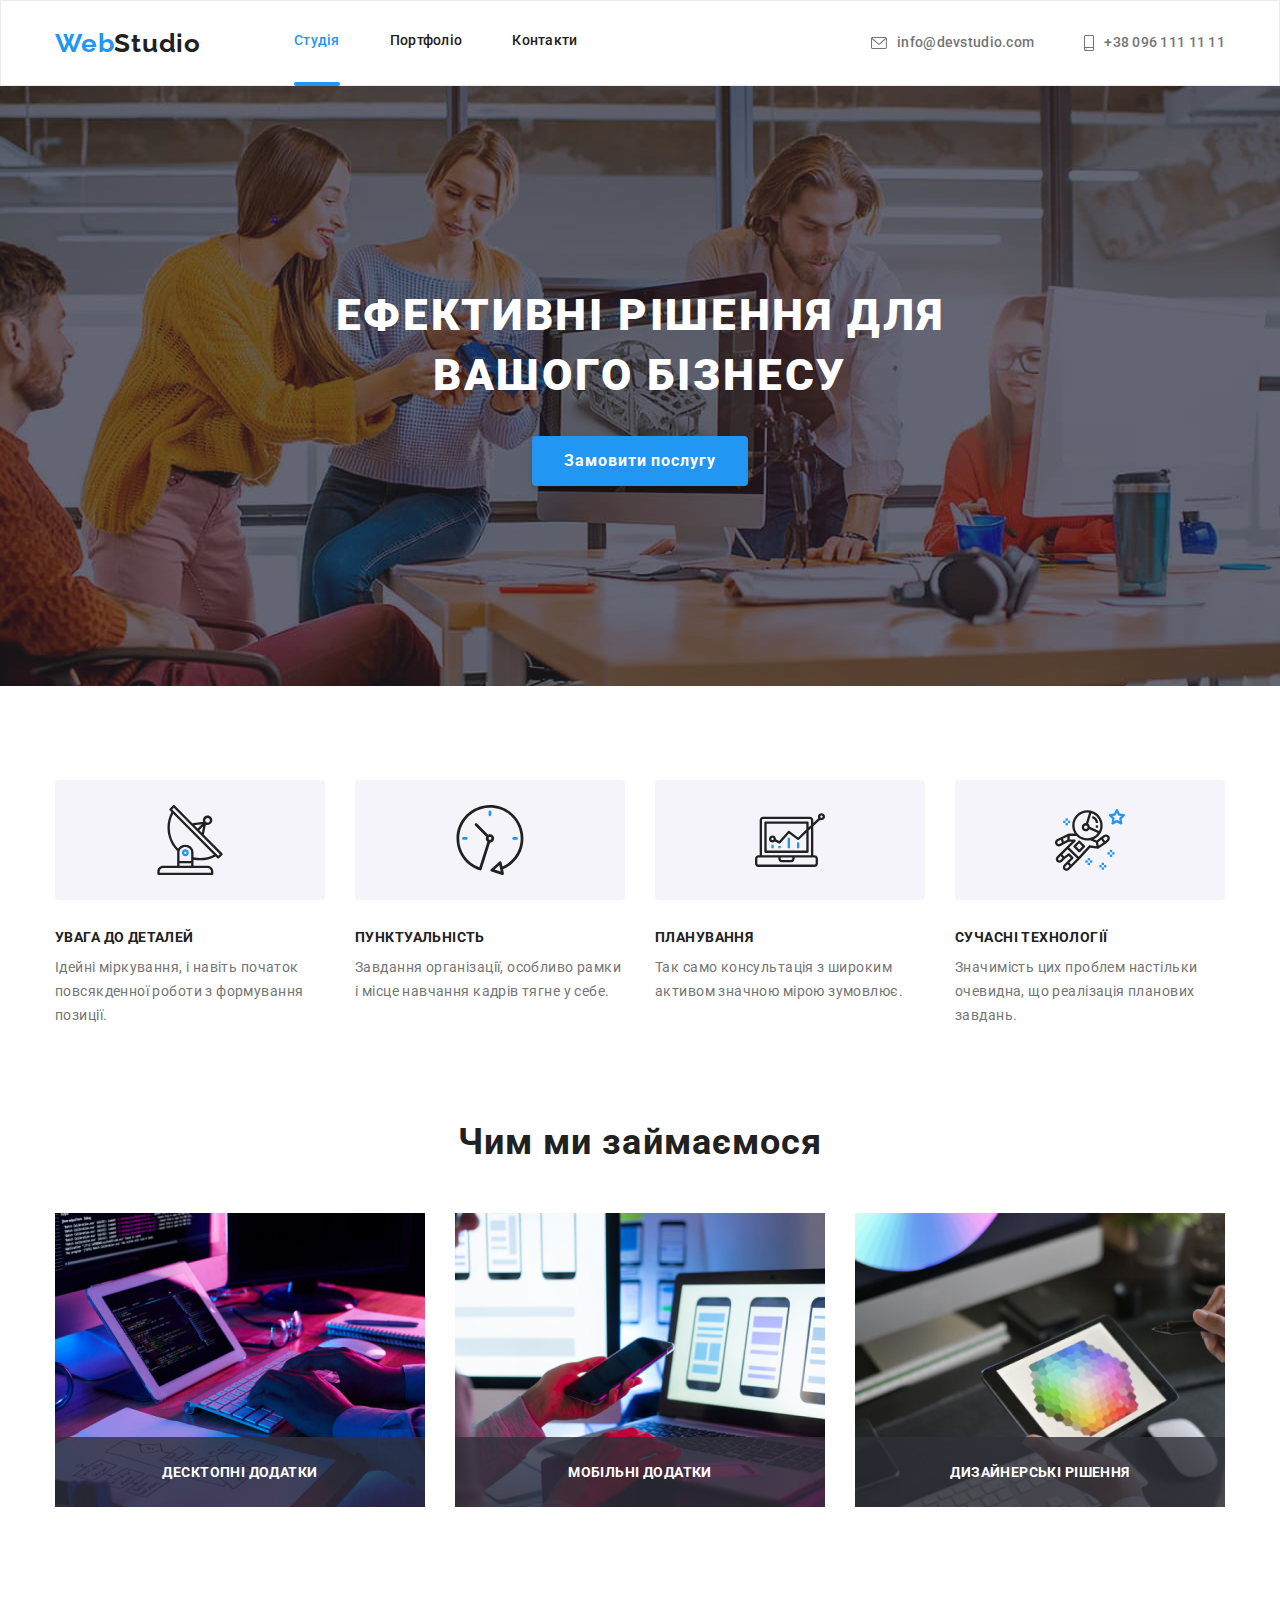
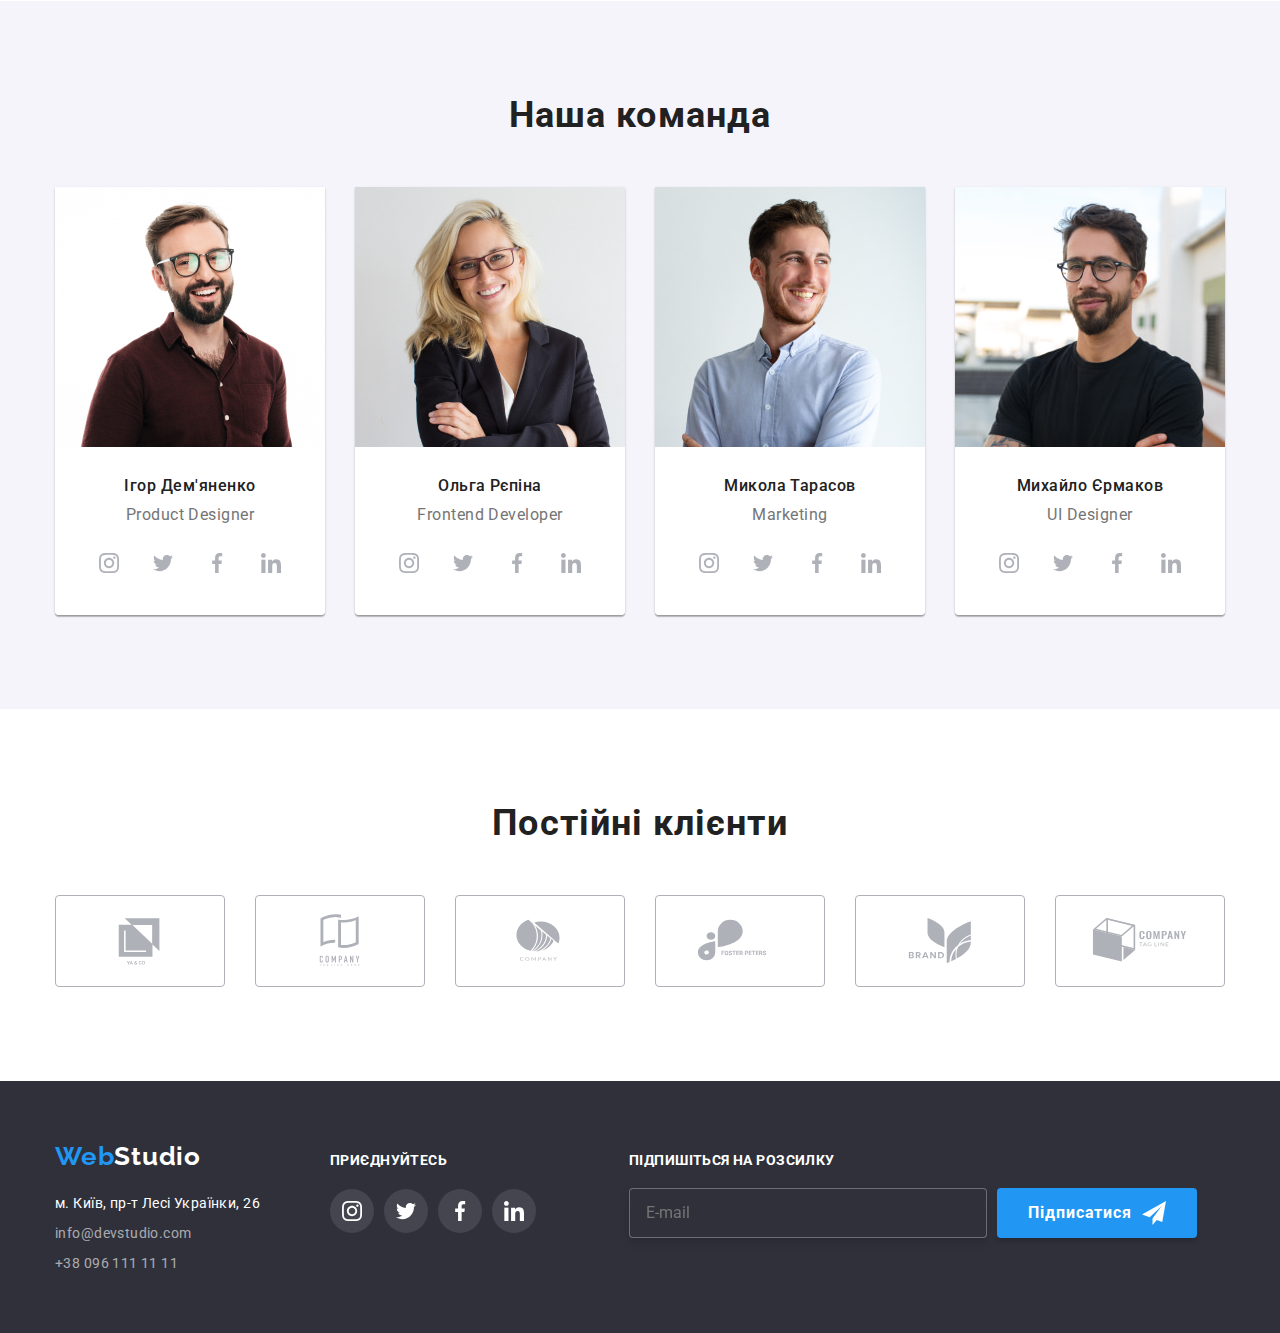
<file: index.html>
<!DOCTYPE html>
<html lang="uk">
  <head>
    <meta charset="UTF-8" />
    <meta http-equiv="X-UA-Compatible" content="IE=edge" />
    <meta name="viewport" content="width=device-width, initial-scale=1.0" />
    <link
      rel="stylesheet"
      href="https://cdnjs.cloudflare.com/ajax/libs/modern-normalize/1.0.0/modern-normalize.min.css"
    />
    <link rel="preconnect" href="https://fonts.googleapis.com" />
    <link rel="preconnect" href="https://fonts.gstatic.com" crossorigin />
    <link
      href="https://fonts.googleapis.com/css2?family=Raleway:wght@700&family=Roboto:wght@400;500;700;900&display=swap"
      rel="stylesheet"
    />
    <link rel="stylesheet" href="./css/styles.css" />
    <title>Студія WebStudio</title>
  </head>

  <body>
    <header class="page-header">
      <div class="conteiner main-nav">
        <nav class="logo-nav">
          <a href="./index.html" lang="en" class="logo"
            ><span class="logo-first-words">Web</span>Studio</a
          >

          <ul class="site-nav list">
            <li class="item first"><a href="./index.html" class="link current">Студія</a></li>
            <li class="item"><a href="./portfolio.html" class="link">Портфоліо</a></li>
            <li class="item"><a href="" class="link">Контакти</a></li>
          </ul>
        </nav>

        <ul class="auth-nav list">
          <li class="item">
            <a href="mailto:info@devstudio.com" class="link envelope">
              <svg class="mail-icon" height="12" width="16">
                <use href="./images/symbol-defs.svg#icon-envelope"></use>
              </svg>
              info@devstudio.com</a
            >
          </li>
          <li class="item">
            <a href="tel:+380961111111" class="link smartphone">
              <svg class="smartphone-icon" height="16" width="10">
                <use href="./images/symbol-defs.svg#icon-smartphone"></use>
              </svg>
              +38 096 111 11 11</a
            >
          </li>
        </ul>
      </div>
    </header>

    <main>
      <section class="hero">
        <div class="section hero">
          <h1 class="hero-title">Ефективні рішення для вашого бізнесу</h1>
          <button data-modal-open type="button" class="button">Замовити послугу</button>
        </div>
      </section>

      <section class="section">
        <div class="conteiner">
          <h2 class="section-title-hidden">Особливості</h2>
          <ul class="features list">
            <li class="item">
              <div class="icon-features-conteiner">
                <svg class="feautures-icon" height="70" width="70">
                  <use href="./images/symbol-defs.svg#icon-antenna"></use>
                </svg>
              </div>
              <h3 class="title">Увага до деталей</h3>
              <p class="features prg">
                Ідейні міркування, і навіть початок повсякденної роботи з формування позиції.
              </p>
            </li>

            <li class="item">
              <div class="icon-features-conteiner">
                <svg class="feautures-icon" height="70" width="70">
                  <use href="./images/symbol-defs.svg#icon-clock"></use>
                </svg>
              </div>
              <h3 class="title">Пунктуальність</h3>
              <p class="features prg">
                Завдання організації, особливо рамки і місце навчання кадрів тягне у себе.
              </p>
            </li>

            <li class="item">
              <div class="icon-features-conteiner">
                <svg class="feautures-icon" height="70" width="70">
                  <use href="./images/symbol-defs.svg#icon-diagram"></use>
                </svg>
              </div>
              <h3 class="title">Планування</h3>
              <p class="features prg">
                Так само консультація з широким активом значною мірою зумовлює.
              </p>
            </li>

            <li class="item">
              <div class="icon-features-conteiner">
                <svg class="feautures-icon" height="70" width="70">
                  <use href="./images/symbol-defs.svg#icon-astronaut"></use>
                </svg>
              </div>
              <h3 class="title">Сучасні технології</h3>
              <p class="features prg">
                Значимість цих проблем настільки очевидна, що реалізація планових завдань.
              </p>
            </li>
          </ul>
        </div>
      </section>

      <section class="section no-padding">
        <div class="conteiner">
          <h2 class="section-title examples">Чим ми займаємося</h2>
          <ul class="examples list">
            <li class="examples-item item">
              <img
                src="./images/what1.jpg"
                alt="клавіатура на столі"
                width="370"
                height="294"
                class="img-examples"
              />
              <p class="examples-overplay prg">Десктопні додатки</p>
            </li>
            <li class="examples-item item">
              <img
                src="./images/what2.jpg"
                alt="дівчина за ноутбуком"
                width="370"
                height="294"
                class="img-examples"
              />
              <p class="examples-overplay prg">Мобільні додатки</p>
            </li>
            <li class="examples-item item">
              <img
                src="./images/what3.jpg"
                alt="малюнок на планшеті"
                width="370"
                height="294"
                class="img-examples"
              />
              <p class="examples-overplay prg">Дизайнерські рішення</p>
            </li>
          </ul>
        </div>
      </section>

      <section class="section team">
        <div class="conteiner">
          <h2 class="section-title team">Наша команда</h2>
          <ul class="team list">
            <li class="item">
              <img
                src="./images/igor.jpg"
                alt="чоловік Ігор"
                width="270"
                height="260"
                class="img-team"
              />
              <div class="team-bgr">
                <h3 class="team-title title">Ігор Дем'яненко</h3>
                <p class="team prg" lang="en">Product Designer</p>
                <ul class="social-team-container list">
                  <li>
                    <a href="#" class="social-team link">
                      <svg class="social-team-icon" height="20" width="20">
                        <use href="./images/symbol-defs.svg#icon-instagram"></use>
                      </svg>
                    </a>
                  </li>
                  <li>
                    <a href="#" class="social-team link">
                      <svg class="social-team-icon" height="20" width="20">
                        <use href="./images/symbol-defs.svg#icon-twitter"></use>
                      </svg>
                    </a>
                  </li>
                  <li>
                    <a href="#" class="social-team link">
                      <svg class="social-team-icon" height="20" width="20">
                        <use href="./images/symbol-defs.svg#icon-facebook"></use>
                      </svg>
                    </a>
                  </li>
                  <li>
                    <a href="#" class="social-team link">
                      <svg class="social-team-icon" height="20" width="20">
                        <use href="./images/symbol-defs.svg#icon-linkedin"></use>
                      </svg>
                    </a>
                  </li>
                </ul>
              </div>
            </li>

            <li class="item">
              <img
                src="./images/olga.jpg"
                alt="жінка Ольга"
                width="270"
                height="260"
                class="img-team"
              />
              <div class="team-bgr">
                <h3 class="team-title title">Ольга Рєпіна</h3>
                <p class="team prg" lang="en">Frontend Developer</p>
                <ul class="social-team-container list">
                  <li>
                    <a href="#" class="social-team link">
                      <svg class="social-team-icon" height="20" width="20">
                        <use href="./images/symbol-defs.svg#icon-instagram"></use>
                      </svg>
                    </a>
                  </li>
                  <li>
                    <a href="#" class="social-team link">
                      <svg class="social-team-icon" height="20" width="20">
                        <use href="./images/symbol-defs.svg#icon-twitter"></use>
                      </svg>
                    </a>
                  </li>
                  <li>
                    <a href="#" class="social-team link">
                      <svg class="social-team-icon" height="20" width="20">
                        <use href="./images/symbol-defs.svg#icon-facebook"></use>
                      </svg>
                    </a>
                  </li>
                  <li>
                    <a href="#" class="social-team link">
                      <svg class="social-team-icon" height="20" width="20">
                        <use href="./images/symbol-defs.svg#icon-linkedin"></use>
                      </svg>
                    </a>
                  </li>
                </ul>
              </div>
            </li>

            <li class="item">
              <img
                src="./images/mykola.jpg"
                alt="чоловік Микола"
                width="270"
                height="260"
                class="img-team"
              />
              <div class="team-bgr">
                <h3 class="team-title title">Микола Тарасов</h3>
                <p class="team prg" lang="en">Marketing</p>
                <ul class="social-team-container list">
                  <li>
                    <a href="#" class="social-team link">
                      <svg class="social-team-icon" height="20" width="20">
                        <use href="./images/symbol-defs.svg#icon-instagram"></use>
                      </svg>
                    </a>
                  </li>
                  <li>
                    <a href="#" class="social-team link">
                      <svg class="social-team-icon" height="20" width="20">
                        <use href="./images/symbol-defs.svg#icon-twitter"></use>
                      </svg>
                    </a>
                  </li>
                  <li>
                    <a href="#" class="social-team link">
                      <svg class="social-team-icon" height="20" width="20">
                        <use href="./images/symbol-defs.svg#icon-facebook"></use>
                      </svg>
                    </a>
                  </li>
                  <li>
                    <a href="#" class="social-team link">
                      <svg class="social-team-icon" height="20" width="20">
                        <use href="./images/symbol-defs.svg#icon-linkedin"></use>
                      </svg>
                    </a>
                  </li>
                </ul>
              </div>
            </li>

            <li class="item">
              <img
                src="./images/myhail.jpg"
                alt="чоловік Михайло"
                width="270"
                height="260"
                class="img-team"
              />
              <div class="team-bgr">
                <h3 class="team-title title">Михайло Єрмаков</h3>
                <p class="team prg" lang="en">UI Designer</p>
                <ul class="social-team-container list">
                  <li>
                    <a href="#" class="social-team link">
                      <svg class="social-team-icon" height="20" width="20">
                        <use href="./images/symbol-defs.svg#icon-instagram"></use>
                      </svg>
                    </a>
                  </li>
                  <li>
                    <a href="#" class="social-team link">
                      <svg class="social-team-icon" height="20" width="20">
                        <use href="./images/symbol-defs.svg#icon-twitter"></use>
                      </svg>
                    </a>
                  </li>
                  <li>
                    <a href="#" class="social-team link">
                      <svg class="social-team-icon" height="20" width="20">
                        <use href="./images/symbol-defs.svg#icon-facebook"></use>
                      </svg>
                    </a>
                  </li>
                  <li>
                    <a href="#" class="social-team link">
                      <svg class="social-team-icon" height="20" width="20">
                        <use href="./images/symbol-defs.svg#icon-linkedin"></use>
                      </svg>
                    </a>
                  </li>
                </ul>
              </div>
            </li>
          </ul>
        </div>
      </section>

      <section class="section company">
        <div class="conteiner">
          <h2 class="company title">Постійні клієнти</h2>
          <ul class="company list">
            <li class="company-item">
              <a href="" class="company-link link">
                <svg class="logo-company-icon" height="60" width="106">
                  <use href="./images/symbol-defs.svg#icon-logo-one"></use>
                </svg>
              </a>
            </li>
            <li class="company-item">
              <a href="" class="company-link link">
                <svg class="logo-company-icon" height="60" width="106">
                  <use href="./images/symbol-defs.svg#icon-logo-two"></use>
                </svg>
              </a>
            </li>
            <li class="company-item">
              <a href="" class="company-link link">
                <svg class="logo-company-icon" height="60" width="106">
                  <use href="./images/symbol-defs.svg#icon-logo-three"></use>
                </svg>
              </a>
            </li>
            <li class="company-item">
              <a href="" class="company-link link">
                <svg class="logo-company-icon" height="60" width="106">
                  <use href="./images/symbol-defs.svg#icon-logo-fore"></use>
                </svg>
              </a>
            </li>
            <li class="company-item">
              <a href="" class="company-link link">
                <svg class="logo-company-icon" height="60" width="106">
                  <use href="./images/symbol-defs.svg#icon-logo-five"></use>
                </svg>
              </a>
            </li>
            <li class="company-item">
              <a href="" class="company-link link">
                <svg class="logo-company-icon" height="60" width="106">
                  <use href="./images/symbol-defs.svg#icon-logo-six"></use>
                </svg>
              </a>
            </li>
          </ul>
        </div>
      </section>
    </main>

    <footer class="page-footer">
      <div class="conteiner footer">
        <div class="box-footer-one">
          <div class="box-footer-logo">
            <a href="./index.html" lang="en" class="logo-footer"
              ><span class="logo-first-words">Web</span>Studio</a
            >
          </div>

          <address class="footer-address">
            <ul class="footer-address list">
              <li class="item-footer">
                <a
                  class="link-place"
                  href="https://goo.gl/maps/CPtrU1FHBa2aNyZL9"
                  target="_blank"
                  rel="noopener noreferrer nofollow"
                  >м. Київ, пр-т Лесі Українки, 26</a
                >
              </li>
              <li class="item-footer">
                <a href="mailto:info@devstudio.com" class="link footer">info@devstudio.com</a>
              </li>
              <li class="item-footer">
                <a href="tel:+380961111111" class="link footer">+38 096 111 11 11</a>
              </li>
            </ul>
          </address>
        </div>

        <div class="box-social-media">
          <p class="social-media prg">Приєднуйтесь</p>

          <ul class="social-footer-container list">
            <li class="item">
              <a href="#" class="social-footer link">
                <svg class="social-footer-icon" height="20" width="20">
                  <use href="./images/symbol-defs.svg#icon-instagram"></use>
                </svg>
              </a>
            </li>
            <li class="item">
              <a href="#" class="social-footer link">
                <svg class="social-footer-icon" height="20" width="20">
                  <use href="./images/symbol-defs.svg#icon-twitter"></use>
                </svg>
              </a>
            </li>
            <li class="item">
              <a href="#" class="social-footer link">
                <svg class="social-footer-icon" height="20" width="20">
                  <use href="./images/symbol-defs.svg#icon-facebook"></use>
                </svg>
              </a>
            </li>
            <li class="item">
              <a href="#" class="social-footer link">
                <svg class="social-footer-icon" height="20" width="20">
                  <use href="./images/symbol-defs.svg#icon-linkedin"></use>
                </svg>
              </a>
            </li>
          </ul>
        </div>

        <div class="footer-form">
          <form class="form-footer-string">
            <label for="email" class="prg footer-form-prg">Підпишіться на розсилку</label>
            <div class="box-footer-form">
              <input
                class="footer-email-form"
                type="email"
                name="email"
                id="email"
                placeholder="E-mail"
                autocomplete="off"
              />
              <button type="submit" class="submit-button-footer">
                Підписатися
                <svg class="icon-send" height="24" width="24">
                  <use href="./images/icons.svg#icon-icon-send"></use>
                </svg>
              </button>
            </div>
          </form>
        </div>
      </div>
    </footer>

    <div data-modal class="backdrop is-hidden">
      <div class="modal">
        <button data-modal-close class="exit-modal-box">
          <svg class="exit-modal" height="18" width="18">
            <use href="./images/symbol-defs.svg#icon-close-black"></use>
          </svg>
        </button>

        <p class="modal-title title">Залиште свої дані, ми вам передзвонимо</p>

        <form>
          <label class="title-label-modal">
            Ім'я
            <div class="modal-input-box">
              <input type="text" name="name" class="modal-input" />
              <svg class="icon-modal" height="18" width="18">
                <use href="./images/icons.svg#icon-person-black"></use>
              </svg>
            </div>
          </label>

          <label class="title-label-modal">
            Телефон
            <div class="modal-input-box">
              <input type="text" name="tel" class="modal-input" />
              <svg class="icon-modal" height="18" width="18">
                <use href="./images/icons.svg#icon-phone-black"></use>
              </svg>
            </div>
          </label>

          <label class="title-label-modal">
            Пошта
            <div class="modal-input-box">
              <input type="text" name="email" class="modal-input" />
              <svg class="icon-modal" height="18" width="18">
                <use href="./images/icons.svg#icon-email-black"></use>
              </svg>
            </div>
          </label>

          <label class="title-label-modal">
            Коментар
            <textarea class="feedback-modal" name="feedback" placeholder="Введіть текст"></textarea>
          </label>

          <label class="checkbox-label">
            <div class="checkbox-label-box">
              <input
                class="checkbox-input"
                type="checkbox"
                name="topic"
                value="Погоджуюся з розсилкою та приймаю"
              />
              <svg class="checkbox-icon" width="16" height="15">
                <use href="./images/icons.svg#icon-check"></use>
              </svg>
              Погоджуюся з розсилкою та приймаю
              <a href="#" class="checkbox-link">Умови договору</a>
            </div>
          </label>

          <button type="submit" class="submit-button-modal">Відправити</button>
        </form>
      </div>
    </div>

    <script src="./js/modal.js"></script>
  </body>
</html>
</file>
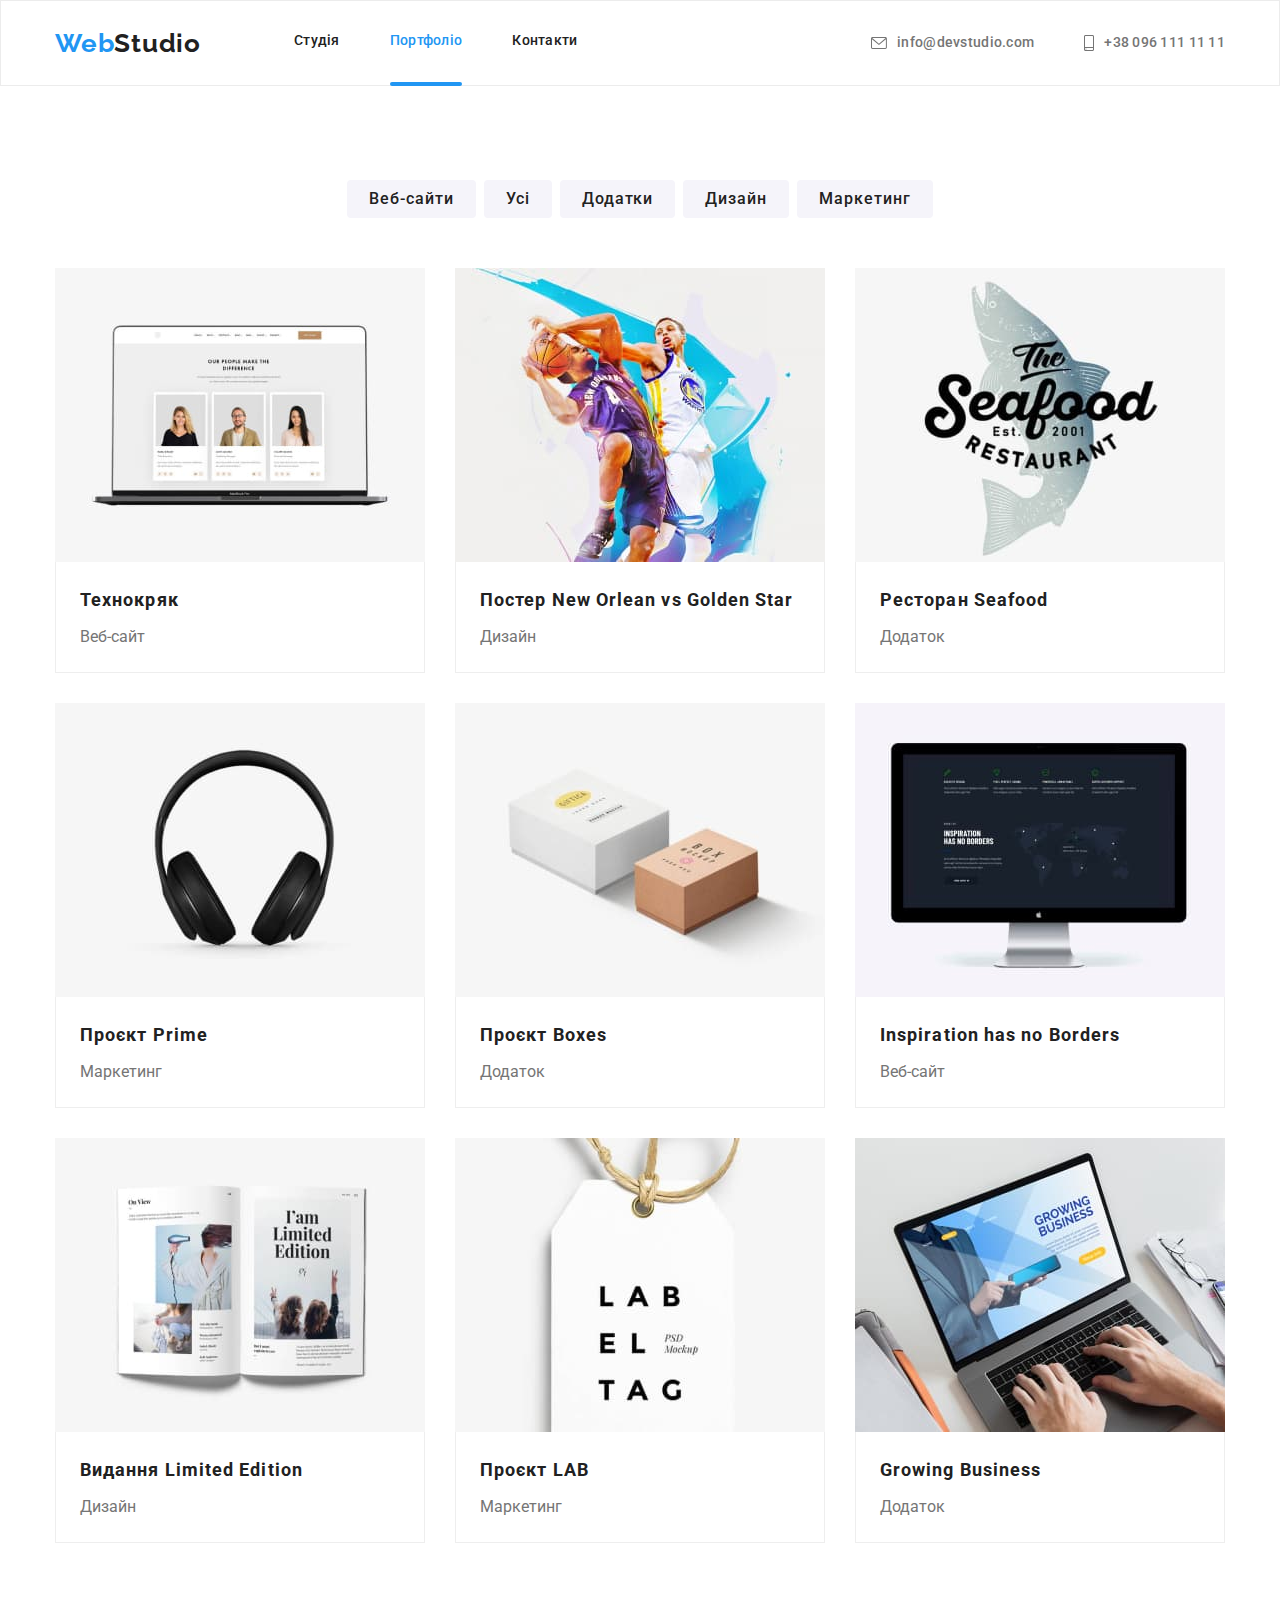
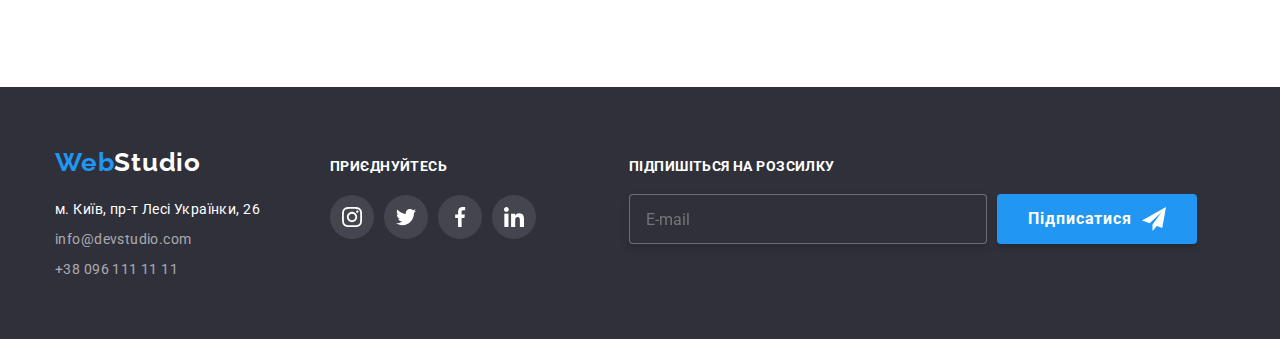
<file: portfolio.html>
<!DOCTYPE html>
<html lang="uk">
  <head>
    <meta charset="UTF-8" />
    <meta http-equiv="X-UA-Compatible" content="IE=edge" />
    <meta name="viewport" content="width=device-width, initial-scale=1.0" />
    <link
      rel="stylesheet"
      href="https://cdnjs.cloudflare.com/ajax/libs/modern-normalize/1.0.0/modern-normalize.min.css"
    />
    <link rel="preconnect" href="https://fonts.googleapis.com" />
    <link rel="preconnect" href="https://fonts.gstatic.com" crossorigin />
    <link
      href="https://fonts.googleapis.com/css2?family=Raleway:wght@700&family=Roboto:wght@400;500;700;900&display=swap"
      rel="stylesheet"
    />
    <link rel="stylesheet" href="./css/styles.css" />
    <title>Портфоліо</title>
  </head>

  <body>
    <header class="page-header">
      <div class="conteiner main-nav">
        <nav class="logo-nav">
          <a href="./index.html" lang="en" class="logo"
            ><span class="logo-first-words">Web</span>Studio</a
          >

          <ul class="site-nav list">
            <li class="item first"><a href="./index.html" class="link">Студія</a></li>
            <li class="item"><a href="./portfolio.html" class="link current">Портфоліо</a></li>
            <li class="item"><a href="" class="link">Контакти</a></li>
          </ul>
        </nav>

        <ul class="auth-nav list">
          <li class="item">
            <a href="mailto:info@devstudio.com" class="link envelope">
              <svg class="mail-icon" height="12" width="16">
                <use href="./images/symbol-defs.svg#icon-envelope"></use>
              </svg>
              info@devstudio.com</a
            >
          </li>
          <li class="item">
            <a href="tel:+380961111111" class="link smartphone">
              <svg class="smartphone-icon" height="16" width="10">
                <use href="./images/symbol-defs.svg#icon-smartphone"></use>
              </svg>
              +38 096 111 11 11</a
            >
          </li>
        </ul>
      </div>
    </header>

    <main>
      <section class="section">
        <div class="conteiner page-list">
          <h1 class="section-title-hidden">Портфоліо</h1>
          <ul class="page list">
            <li class="item"><button type="button" class="button second">Веб-сайти</button></li>
            <li class="item"><button type="button" class="button second">Усі</button></li>
            <li class="item"><button type="button" class="button second">Додатки</button></li>
            <li class="item"><button type="button" class="button second">Дизайн</button></li>
            <li class="item"><button type="button" class="button second">Маркетинг</button></li>
          </ul>

          <ul class="technology list">
            <li class="technology-box">
              <a href="#" class="link technology">
                <div class="overplay-box">
                  <img
                    src="./images/tehno.jpg"
                    alt="Веб сайт у ноутбуці"
                    width="370"
                    height="294"
                    class="img-technology"
                  />
                  <p class="technology-overplay prg">
                    Ресурс пропонує комплексні пропозиції з різним рівнем функціоналу та сервісів.
                    Все це дозволить відвідувачу отримати вичерпні відомості про компанію чи
                    приватну особу.
                  </p>
                </div>
                <div class="technology-description">
                  <h2 class="section-title technology">Технокряк</h2>
                  <p class="technology prg">Веб-сайт</p>
                </div>
              </a>
            </li>

            <li class="technology-box">
              <a href="#" class="link technology">
                <div class="overplay-box">
                  <img
                    src="./images/neworlean.jpg"
                    alt="Баскетбол"
                    width="370"
                    height="294"
                    class="img-technology"
                  />
                  <p class="technology-overplay prg">
                    Ресурс пропонує комплексні пропозиції з різним рівнем функціоналу та сервісів.
                    Все це дозволить відвідувачу отримати вичерпні відомості про компанію чи
                    приватну особу.
                  </p>
                </div>
                <div class="technology-description">
                  <h2 class="section-title technology">
                    Постер <span lang="en">New Orlean vs Golden Star</span>
                  </h2>
                  <p class="technology prg">Дизайн</p>
                </div>
              </a>
            </li>

            <li class="technology-box">
              <a href="#" class="link technology">
                <div class="overplay-box">
                  <img
                    src="./images/seafood.jpg"
                    alt="Лого ресторану"
                    width="370"
                    height="294"
                    class="img-technology"
                  />
                  <p class="technology-overplay prg">
                    Ресурс пропонує комплексні пропозиції з різним рівнем функціоналу та сервісів.
                    Все це дозволить відвідувачу отримати вичерпні відомості про компанію чи
                    приватну особу.
                  </p>
                </div>

                <div class="technology-description">
                  <h2 class="section-title technology">Ресторан <span lang="en">Seafood</span></h2>
                  <p class="technology prg">Додаток</p>
                </div>
              </a>
            </li>

            <li class="technology-box">
              <a href="#" class="link technology">
                <div class="overplay-box">
                  <img
                    src="./images/prime.jpg"
                    alt="Бездротові навушники"
                    width="370"
                    height="294"
                    class="img-technology"
                  />
                  <p class="technology-overplay prg">
                    Ресурс пропонує комплексні пропозиції з різним рівнем функціоналу та сервісів.
                    Все це дозволить відвідувачу отримати вичерпні відомості про компанію чи
                    приватну особу.
                  </p>
                </div>

                <div class="technology-description">
                  <h2 class="section-title technology">Проєкт <span lang="en">Prime</span></h2>
                  <p class="technology prg">Маркетинг</p>
                </div>
              </a>
            </li>

            <li class="technology-box">
              <a href="#" class="link technology">
                <div class="overplay-box">
                  <img
                    src="./images/boxes.jpg"
                    alt="Коробки"
                    width="370"
                    height="294"
                    class="img-technology"
                  />
                  <p class="technology-overplay prg">
                    Ресурс пропонує комплексні пропозиції з різним рівнем функціоналу та сервісів.
                    Все це дозволить відвідувачу отримати вичерпні відомості про компанію чи
                    приватну особу.
                  </p>
                </div>

                <div class="technology-description">
                  <h2 class="section-title technology">Проєкт <span lang="en">Boxes</span></h2>
                  <p class="technology prg">Додаток</p>
                </div>
              </a>
            </li>

            <li class="technology-box">
              <a href="#" class="link technology">
                <div class="overplay-box">
                  <img
                    src="./images/borders.jpg"
                    alt="Моноблок"
                    width="370"
                    height="294"
                    class="img-technology"
                  />
                  <p class="technology-overplay prg">
                    Ресурс пропонує комплексні пропозиції з різним рівнем функціоналу та сервісів.
                    Все це дозволить відвідувачу отримати вичерпні відомості про компанію чи
                    приватну особу.
                  </p>
                </div>

                <div class="technology-description">
                  <h2 class="section-title technology" lang="en">Inspiration has no Borders</h2>
                  <p class="technology prg">Веб-сайт</p>
                </div>
              </a>
            </li>

            <li class="technology-box">
              <a href="#" class="link technology">
                <div class="overplay-box">
                  <img
                    src="./images/limited.jpg"
                    alt="Відкритий журнал"
                    width="370"
                    height="294"
                    class="img-technology"
                  />
                  <p class="technology-overplay prg">
                    Ресурс пропонує комплексні пропозиції з різним рівнем функціоналу та сервісів.
                    Все це дозволить відвідувачу отримати вичерпні відомості про компанію чи
                    приватну особу.
                  </p>
                </div>

                <div class="technology-description">
                  <h2 class="section-title technology">
                    Видання <span lang="en">Limited Edition</span>
                  </h2>
                  <p class="technology prg">Дизайн</p>
                </div>
              </a>
            </li>

            <li class="technology-box">
              <a href="#" class="link technology">
                <div class="overplay-box">
                  <img
                    src="./images/lab.jpg"
                    alt="Етикетка"
                    width="370"
                    height="294"
                    class="img-technology"
                  />
                  <p class="technology-overplay prg">
                    Ресурс пропонує комплексні пропозиції з різним рівнем функціоналу та сервісів.
                    Все це дозволить відвідувачу отримати вичерпні відомості про компанію чи
                    приватну особу.
                  </p>
                </div>

                <div class="technology-description">
                  <h2 class="section-title technology">Проєкт LAB</h2>
                  <p class="technology prg">Маркетинг</p>
                </div>
              </a>
            </li>

            <li class="technology-box">
              <a href="#" class="link technology">
                <div class="overplay-box">
                  <img
                    src="./images/business.jpg"
                    alt="Друк на ноутбуці"
                    width="370"
                    height="294"
                    class="img-technology"
                  />
                  <p class="technology-overplay prg">
                    Ресурс пропонує комплексні пропозиції з різним рівнем функціоналу та сервісів.
                    Все це дозволить відвідувачу отримати вичерпні відомості про компанію чи
                    приватну особу.
                  </p>
                </div>

                <div class="technology-description">
                  <h2 class="section-title technology" lang="en">Growing Business</h2>
                  <p class="technology prg">Додаток</p>
                </div>
              </a>
            </li>
          </ul>
        </div>
      </section>
    </main>

    <footer class="page-footer">
      <div class="conteiner footer">
        <div class="box-footer-one">
          <div class="box-footer-logo">
            <a href="./index.html" lang="en" class="logo-footer"
              ><span class="logo-first-words">Web</span>Studio</a
            >
          </div>

          <address class="footer-address">
            <ul class="footer-address list">
              <li class="item-footer">
                <a
                  class="link-place"
                  href="https://goo.gl/maps/CPtrU1FHBa2aNyZL9"
                  target="_blank"
                  rel="noopener noreferrer nofollow"
                  >м. Київ, пр-т Лесі Українки, 26</a
                >
              </li>
              <li class="item-footer">
                <a href="mailto:info@devstudio.com" class="link footer">info@devstudio.com</a>
              </li>
              <li class="item-footer">
                <a href="tel:+380961111111" class="link footer">+38 096 111 11 11</a>
              </li>
            </ul>
          </address>
        </div>

        <div class="box-social-media">
          <p class="social-media prg">Приєднуйтесь</p>

          <ul class="social-footer-container list">
            <li class="item">
              <a href="#" class="social-footer link">
                <svg class="social-footer-icon" height="20" width="20">
                  <use href="./images/symbol-defs.svg#icon-instagram"></use>
                </svg>
              </a>
            </li>
            <li class="item">
              <a href="#" class="social-footer link">
                <svg class="social-footer-icon" height="20" width="20">
                  <use href="./images/symbol-defs.svg#icon-twitter"></use>
                </svg>
              </a>
            </li>
            <li class="item">
              <a href="#" class="social-footer link">
                <svg class="social-footer-icon" height="20" width="20">
                  <use href="./images/symbol-defs.svg#icon-facebook"></use>
                </svg>
              </a>
            </li>
            <li class="item">
              <a href="#" class="social-footer link">
                <svg class="social-footer-icon" height="20" width="20">
                  <use href="./images/symbol-defs.svg#icon-linkedin"></use>
                </svg>
              </a>
            </li>
          </ul>
        </div>

        <div class="footer-form">
          <form class="form-footer-string">
            <label for="imail" class="prg footer-form-prg">Підпишіться на розсилку</label>
            <div class="box-footer-form">
              <input
                class="footer-email-form"
                type="email"
                name="email"
                id="email"
                placeholder="E-mail"
                autocomplete="off"
              />
              <button type="submit" class="submit-button-footer">
                Підписатися
                <svg class="icon-send" height="24" width="24">
                  <use href="./images/icons.svg#icon-icon-send"></use>
                </svg>
              </button>
            </div>
          </form>
        </div>
      </div>
    </footer>
  </body>
</html>
</file>
<file: css/styles.css>
:root {
  --black: #212121;
  --p-color: #757575;
  --main-white: #ffffff;
  --blue: #2196f3;
  --color-a-ftr: rgba(255, 255, 255, 0.6);
  --bg-batton: #f5f4fa;
  --color-ftr: #2f303a;
  --main-bg: #f5f5f5;
  --not-main-bg: #f5f4fa;
  --active-btn: #188ce8;
  --border-header: #ececec;
  --border-technology-list: #eeeeee;
  --bg-icon-footer: rgba(255, 255, 255, 0.1);
  --icon-color: #afb1b8;
  --overplay-technology: rgba(33, 150, 243, 0.9);
  --bg-modal: rgba(0, 0, 0, 0.2);
}

body {
  background-color: var(--main-white);
  color: var(--black);

  font-family: Roboto, sans-serif;
}

/* ALL POSItION */

.conteiner {
  margin-left: auto;
  margin-right: auto;
  width: 1200px;
  /* outline: 2px solid tomato; */
  padding-left: 15px;
  padding-right: 15px;
}

/* main nav */

.logo-nav {
  display: flex;
  align-items: center;
}

.main-nav {
  display: flex;
  align-items: center;
}

/* all */

.section {
  padding-top: 94px;
  padding-bottom: 94px;
  text-align: center;
}

.section.no-padding {
  padding-top: 0;
  padding-bottom: 94px;
}

.section-title {
  color: var(--black);
  margin-top: 0;
  margin-bottom: 50px;
}

.title {
  margin-top: 0;
  margin-bottom: 10px;
}

.prg {
  color: var(--p-color);
  margin-top: 0;
  margin-bottom: 0;
}

.link {
  text-decoration: none;
}

.list {
  list-style: none;
  padding: 0;
  margin: 0;
}

.section-title-hidden {
  position: absolute;
  width: 1px;
  height: 1px;
  margin: -1px;
  border: 0;
  padding: 0;
  clip: rect(0 0 0 0);
  overflow: hidden;
}

/* header */

.page-header {
  background-color: var(--main-white);
  letter-spacing: 0.02em;
  font-weight: 500;
  font-size: 14px;
  line-height: 1.14;
  border: 1px solid var(--border-header);
}

.logo {
  color: var(--black);
  font-family: Raleway, sans-serif;
  letter-spacing: 0.03em;
  font-weight: 700;
  font-size: 26px;
  line-height: 1.19;
  text-decoration: none;
}

.logo-footer {
  color: var(--main-white);
  font-family: Raleway, sans-serif;
  letter-spacing: 0.03em;
  font-weight: 700;
  font-size: 26px;
  line-height: 1.19;
  text-decoration: none;
}

.logo-first-words {
  color: var(--blue);
}

.site-nav .link {
  position: relative;

  display: block;
  color: var(--black);
  padding-top: 32px;
  padding-bottom: 32px;

  transition-property: color;
  transition-duration: 250ms;
  transition-timing-function: cubic-bezier(0.4, 0, 0.2, 1);
}

.auth-nav .link {
  display: block;
  color: var(--p-color);
  padding-top: 32px;
  padding-bottom: 32px;

  transition-property: color;
  transition-duration: 250ms;
  transition-timing-function: cubic-bezier(0.4, 0, 0.2, 1);
}

.link.envelope {
  display: flex;
  align-items: center;
}

.mail-icon {
  margin-right: 10px;
  fill: currentColor;
}

.link.smartphone {
  display: flex;
  align-items: center;
}

.smartphone-icon {
  margin-right: 10px;
  fill: currentColor;
}

.auth-nav .link:hover,
.auth-nav .link:focus,
.site-nav .link:hover,
.site-nav .link:focus,
.site-nav .link.current {
  color: var(--blue);
}

.link.current::after {
  display: block;
  position: relative;
  bottom: -33px;
  content: '';
  height: 4px;
  width: 100%;
  background-color: #2196f3;
  border-radius: 2px;
}

/* .link.current::after {
  display: block;
  position: absolute;
  bottom: -1px;
  content: '';
  height: 4px;
  width: 100%;
  background-color: #2196f3;
  border-radius: 2px;
} */

.site-nav {
  display: flex;
}

.auth-nav {
  display: flex;
  margin-left: auto;
}

.site-nav .item + .item {
  margin-left: 50px;
}

.site-nav .item:first-child {
  margin-left: 93px;
}

.auth-nav .item + .item {
  margin-left: 50px;
}

/* HERO */

.hero {
  background-color: var(--color-ftr);

  text-align: center;

  max-width: 1600px;
  height: 600px;
  margin-left: auto;
  margin-right: auto;
  background-image: linear-gradient(to right, rgba(47, 48, 58, 0.4), rgba(47, 48, 58, 0.4)),
    url(../images/hero-img.jpg);
  background-repeat: no-repeat;
  background-position: center;
  background-size: cover;
}

.section.hero {
  padding-top: 200px;
  padding-bottom: 200px;
}

.hero-title {
  color: white;
  letter-spacing: 0.06em;
  font-weight: 900;
  font-size: 44px;
  line-height: 1.36;
  text-transform: uppercase;
  width: 700px;
  margin: 0 auto 30px;
}

/* button */

.button {
  background-color: var(--blue);
  color: var(--main-white);
  cursor: pointer;
  border: inherit;
  letter-spacing: 0.06em;
  font-weight: 700;
  font-size: 16px;
  line-height: 1.87;
  border-radius: 4px;
  padding: 10px 32px;
  box-shadow: 0px 4px 4px rgba(0, 0, 0, 0.15);

  transition-property: background-color;
  transition-duration: 250ms;
  transition-timing-function: cubic-bezier(0.4, 0, 0.2, 1);
}

.button:hover,
.button:focus {
  background-color: var(--active-btn);
}

.button.second {
  color: var(--black);
  background-color: var(--bg-batton);
  font-weight: 500;
  font-size: 16px;
  line-height: 1.62;
  font-family: inherit;
  border: 1px inherit;
  border-radius: 4px;
  padding: 6px 22px;
  box-shadow: none;

  transition-property: background-color, color, box-shadow;
  transition-duration: 250ms;
  transition-timing-function: cubic-bezier(0.4, 0, 0.2, 1);
}

.button.second:hover,
.button.second:focus {
  background-color: var(--blue);
  color: var(--main-white);
  box-shadow: 0px 3px 1px rgba(0, 0, 0, 0.1), 0px 1px 2px rgba(0, 0, 0, 0.08),
    0px 2px 2px rgba(0, 0, 0, 0.12);
}

/* features */

.features.list {
  display: flex;
  text-align: left;
}

.features.list .item {
  width: 270px;
}

.features.list .item + .item {
  margin-left: 30px;
}

.features {
  list-style: none;
}

.features .title {
  color: var(--black);
  font-weight: 700;
  font-size: 14px;
  line-height: 1.14;
  letter-spacing: 0.03em;
  text-transform: uppercase;
}

.features.prg {
  color: var(--p-color);
  font-size: 14px;
  line-height: 1.71;
  letter-spacing: 0.03em;
}

.features.list .item {
  display: block;
}

.icon-features-conteiner {
  display: flex;
  justify-content: center;
  align-items: center;
  height: 120px;
  width: 270px;
  background: var(--bg-batton);
  border-radius: 4px;
  margin-bottom: 30px;
  padding: 0;
}

/* .features.list .item {
  display: block;
  height: 120px;
  margin-bottom: 30px;
  border-radius: 4px;

  background-repeat: no-repeat;
  background-position: center;
  background-color: var(--bg-batton);
} */

/* .features.list .item:nth-of-type(1)::before {
  background-image: url(../images/antenna.svg);
}

.features.list .item:nth-of-type(2)::before {
  background-image: url(../images/clock.svg);
}

.features.list .item:nth-of-type(3)::before {
  background-image: url(../images/diagram.svg);
}

.features.list .item:nth-of-type(4)::before {
  background-image: url(../images/astronaut.svg);
} */

/* examples */

.examples.list {
  display: flex;
}

.examples.list .item + .item {
  margin-left: 30px;
}

.img-examples {
  display: block;
}

.section-title.examples,
.section-title.team {
  font-weight: 700;
  font-size: 36px;
  line-height: 1.16;
  letter-spacing: 0.03em;

  text-align: center;
}

.examples-item {
  position: relative;
}

.examples-overplay {
  font-weight: 700;
  font-size: 14px;
  line-height: calc(16 / 14);
  letter-spacing: 0.03em;
  text-align: center;
  text-transform: uppercase;
  color: var(--main-white);
  background-color: rgba(47, 48, 58, 0.8);
  padding-top: 27px;
  padding-bottom: 27px;

  position: absolute;
  bottom: 0;
  width: 100%;
}

/* team */

.section.team {
  background-color: var(--bg-batton);
}

.team.list {
  display: flex;
}

.team.list .item + .item {
  margin-left: 30px;
}

.team.list .item {
  box-shadow: 0px 1px 3px rgba(0, 0, 0, 0.12), 0px 1px 1px rgba(0, 0, 0, 0.14),
    0px 2px 1px rgba(0, 0, 0, 0.2);
  border-radius: 0px 0px 4px 4px;
}

.img-team {
  display: block;
}

.team-title {
  font-weight: 500;
  font-size: 16px;
  line-height: 1.18;
  letter-spacing: 0.03em;
  margin-bottom: 10px;
}

.team.prg {
  font-size: 16px;
  line-height: 1.18;
  letter-spacing: 0.03em;
  margin-bottom: 16px;
}

.team-bgr {
  background-color: var(--main-white);
  border-radius: 0px 0px 4px 4px;
  padding: 30px;
}

.social-team-container {
  display: flex;
  gap: 10px;
  padding: 0;
  margin: 0;
  justify-content: center;
  align-items: center;
}

.social-team-container .social-team + .social-team {
  margin-left: 10px;
}

.social-team.link {
  display: flex;
  align-content: center;
  justify-content: center;
  height: 44px;
  width: 44px;
  align-items: center;
  padding: 0;
  color: var(--icon-color);
  border-radius: 50%;

  transition-property: background-color, color;
  transition-duration: 250ms;
  transition-timing-function: cubic-bezier(0.4, 0, 0.2, 1);
}

.social-team.link:hover,
.social-team.link:focus {
  background-color: var(--blue);

  color: var(--main-white);
}

.social-team-icon {
  fill: currentColor;
}

/* 
.social-team-icon:hover,
.social-team-icon:focus {
  fill: var(--main-white);
} */

/* COMPANY */

.company.title {
  font-weight: 700;
  font-size: 36px;
  line-height: 1.16;
  letter-spacing: 0.03em;
  margin-bottom: 50px;
}

.company.list {
  display: flex;
  justify-content: center;
  gap: 30px;
}

.company-item {
  display: flex;
  width: 170px;
  height: 92px;
}

.company-link {
  display: flex;
  justify-content: center;
  align-items: center;
  width: 100%;
  height: 100%;
  border: 1px solid var(--icon-color);
  border-radius: 4px;
  color: var(--icon-color);

  transition-property: border-color, color;
  transition-duration: 250ms;
  transition-timing-function: cubic-bezier(0.4, 0, 0.2, 1);
}

.company-link:hover,
.company-link:focus {
  color: var(--blue);
  border-color: var(--blue);
}

.logo-company-icon {
  fill: currentColor;
}

/* footer */

.page-footer {
  background-color: var(--color-ftr);
  padding-top: 60px;
  padding-bottom: 60px;
}

.conteiner.footer {
  display: flex;
  align-items: baseline;
}

.box-footer-one {
  display: block;
}

.box-social-media {
  display: block;
  margin-left: 70px;
}

.box-footer-logo {
  margin-bottom: 20px;
}

.footer-address {
  font-size: 14px;
  line-height: 1.71;
  font-style: normal;
  text-decoration: none;
}

.item-footer {
  display: block;
  height: 21px;
}

.item-footer + .item-footer {
  margin-top: 9px;
}

.link-place {
  color: var(--main-white);
  letter-spacing: 0.03em;

  text-decoration: none;

  transition-property: color;
  transition-duration: 250ms;
  transition-timing-function: cubic-bezier(0.4, 0, 0.2, 1);
}

.link.footer {
  color: var(--color-a-ftr);
  letter-spacing: 0.03em;

  transition-property: color;
  transition-duration: 250ms;
  transition-timing-function: cubic-bezier(0.4, 0, 0.2, 1);
}

.link-place:hover,
.link-place:focus,
.link.footer:hover,
.link.footer:focus {
  color: var(--blue);
}

.social-media.prg {
  color: var(--main-white);
  font-weight: 700;
  font-size: 14px;
  line-height: 1.14;
  letter-spacing: 0.03em;
  text-transform: uppercase;

  margin-bottom: 20px;
}

.social-footer-container {
  display: flex;
  gap: 10px;
}

.social-footer.link {
  display: flex;
  justify-content: center;
  align-items: center;
  gap: 10px;
  height: 44px;
  width: 44px;
  border-radius: 50%;
  background-color: var(--bg-icon-footer);

  transition-property: background-color;
  transition-duration: 250ms;
  transition-timing-function: cubic-bezier(0.4, 0, 0.2, 1);
}

.social-footer.link:hover,
.social-footer.link:focus {
  background-color: var(--blue);
}

.social-footer-icon {
  fill: var(--main-white);
}

/*.social-media.list {
  display: flex;
}

.social-media.list .item {
  display: block;
  height: 44px;
  width: 44px;

  background-repeat: no-repeat;
  background-position: center;
  border-radius: 50%;
  background-color: var(--bg-icon-footer);
}

.social-media.list .item:hover {
  background-color: var(--blue);
}

.social-media.list .item + .item {
  margin-left: 10px;
}

.instagram {
  background-image: url(../images/instagram.svg);
}

.twitter {
  background-image: url(../images/twitter.svg);
}

.facebook {
  background-image: url(../images/facebook.svg);
}

.linkindin {
  background-image: url(../images/linkedin.svg);
} */

/* Page list */

.conteiner.page-list {
  padding-bottom: 50px;
}

.page.list {
  display: flex;
  justify-content: center;
  margin-bottom: 50px;
}

.page.list .item + .item {
  margin-left: 8px;
}

.footer-form {
  display: block;
  margin-left: 93px;
}

.footer-form-prg {
  font-weight: 700;
  font-size: 14px;
  line-height: calc(16 / 14);
  letter-spacing: 0.03em;
  text-transform: uppercase;
  color: var(--main-white);

  display: block;
  margin-bottom: 20px;
}

.form-footer-string {
  display: block;
  gap: 12px;
}

.footer-email-form {
  width: 358px;
  height: 50px;
  color: var(--color-a-ftr);
  background-color: var(--color-ftr);
  border: 1px solid rgba(255, 255, 255, 0.3);
  filter: drop-shadow(0px 4px 4px rgba(0, 0, 0, 0.15));
  border-radius: 4px;
  padding: 15px 16px;
}

.footer-email-form:focus {
  border-color: rgba(255, 255, 255, 0.3);
}

.box-footer-form {
  display: flex;
  gap: 10px;
}

.submit-button-footer {
  color: var(--main-white);
  font-weight: 700;
  font-size: 16px;
  line-height: calc(30 / 16);
  width: 200px;
  height: 50px;

  background-color: var(--blue);
  box-shadow: 0px 4px 4px rgba(0, 0, 0, 0.15);
  border: inherit;
  border-radius: 4px;

  display: flex;
  align-items: center;
  justify-content: center;
  letter-spacing: 0.06em;
  gap: 10px;

  cursor: pointer;

  transition-property: background-color;
  transition-duration: 250ms;
  transition-timing-function: cubic-bezier(0.4, 0, 0.2, 1);
}

.submit-button-footer:hover,
.submit-button-footer:focus {
  background-color: var(--active-btn);
}

.icon-send {
  fill: currentColor;
}

/* tehnology */

.technology.list {
  display: flex;
  flex-wrap: wrap;
  text-align: left;
}

.technology-box {
  margin-bottom: 30px;
  width: 370px;
  margin-right: 30px;
}

.technology-box:nth-child(3n) {
  margin-right: 0;
}

.technology-box:nth-last-child(-n + 3) {
  margin-bottom: 0;
}

.link.technology {
  display: block;
  text-decoration: none;

  transition-property: box-shadow;
  transition-duration: 250ms;
  transition-timing-function: cubic-bezier(0.4, 0, 0.2, 1);
}

.overplay-box {
  position: relative;
  overflow: hidden;
}

.link.technology:hover .technology-overplay,
.link.technology:focus .technology-overplay {
  transform: translatex(0);
}

.technology-overplay {
  font-weight: 400;
  font-size: 18px;
  line-height: 28px;
  letter-spacing: 0.03em;
  color: var(--main-white);
  padding: 63px 24px;

  position: absolute;
  top: 1px;
  left: 0;
  width: 100%;
  height: 100%;
  background-color: var(--overplay-technology);

  transform: translatey(100%);
  transition: transform 250ms cubic-bezier(0.4, 0, 0.2, 1);
}

.link.technology:hover,
.link.technology:focus {
  box-shadow: 0px 1px 1px rgba(0, 0, 0, 0.12), 0px 4px 4px rgba(0, 0, 0, 0.06),
    1px 4px 6px rgba(0, 0, 0, 0.16);
}

.link.technology .img-technology {
  display: block;
}

.section-title.technology {
  font-weight: 700;
  font-size: 18px;
  line-height: 2;
  letter-spacing: 0.06em;
  padding-top: 20px;
  padding-bottom: 4px;
  margin: 0;
}

.technology.prg {
  font-weight: 400;
  font-size: 16px;
  line-height: 1.88;
  padding-bottom: 20px;
}

.technology-description {
  border: 1px solid #eeeeee;
  border-top: hidden;
  padding-left: 24px;
  padding-right: 24px;
}

/* MODAL WINDOU */

.backdrop {
  position: fixed;
  top: 0;
  left: 0;
  width: 100%;
  height: 100%;
  background: var(--bg-modal);

  opacity: 1;
  transition: opacity 250ms cubic-bezier(0.4, 0, 0.2, 1),
    visibility 250ms cubic-bezier(0.4, 0, 0.2, 1);
}

.backdrop.is-hidden {
  visibility: hidden;
  opacity: 0;
  pointer-events: none;
}

.modal {
  position: absolute;
  top: 50%;
  left: 50%;
  transform: translate(-50%, -50%);

  width: 528px;
  height: 581px;
  padding: 40px;

  background-color: var(--main-white);
  box-shadow: 0px 1px 3px rgba(0, 0, 0, 0.12), 0px 1px 1px rgba(0, 0, 0, 0.14),
    0px 2px 1px rgba(0, 0, 0, 0.2);
  border-radius: 4px;
}

.exit-modal-box {
  position: absolute;
  top: 8px;
  right: 8px;

  width: 30px;
  height: 30px;

  display: flex;
  align-items: center;
  justify-content: center;

  border: 1px solid rgba(0, 0, 0, 0.1);
  border-radius: 50%;
  background-color: var(--main-white);
  cursor: pointer;

  transition: color 250ms cubic-bezier(0.4, 0, 0.2, 1);
}

.exit-modal {
  fill: currentColor;
  transition: fill 250ms cubic-bezier(0.4, 0, 0.2, 1);
}

.exit-modal-box:focus,
.exit-modal-box:hover {
  color: var(--blue);
}

/* Modal form */

input {
  outline: none;
}

.modal-title {
  font-weight: 700;
  font-size: 20px;
  line-height: calc(23 / 20);
  text-align: center;
  letter-spacing: 0.03em;

  color: var(--black);

  margin-bottom: 12px;
}

.title-label-modal {
  display: flex;
  flex-direction: column;

  font-size: 12px;
  line-height: calc(14 / 12);
  letter-spacing: 0.01em;

  margin-bottom: 10px;
}

.modal-input {
  height: 40px;
  width: 100%;
  border: 1px solid rgba(33, 33, 33, 0.2);
  border-radius: 4px;
  font-size: 12px;
  line-height: calc(14 / 12);
  letter-spacing: 0.01em;

  padding: 12px 42px;

  transition: border-color 250ms cubic-bezier(0.4, 0, 0.2, 1);
}

.modal-input-box {
  position: relative;
  width: 100%;

  margin-top: 4px;
}

.icon-modal {
  position: absolute;
  left: 12px;
  top: 50%;
  transform: translateY(-50%);

  transition: fill 250ms cubic-bezier(0.4, 0, 0.2, 1);
}

.feedback-modal {
  height: 120px;
  padding: 12px 16px;
  resize: none;
  outline: none;

  margin-top: 4px;

  border: 1px solid rgba(33, 33, 33, 0.2);
  border-radius: 4px;
  font-size: 12px;
  line-height: calc(14 / 12);
  letter-spacing: 0.01em;

  transition: border-color 250ms cubic-bezier(0.4, 0, 0.2, 1);
}

.modal-input:focus {
  border-color: var(--blue);
}

.modal-input:focus + .icon-modal {
  fill: var(--blue);
}

.feedback-modal:focus {
  border-color: var(--blue);
}

.checkbox-label-box {
  display: flex;
  justify-content: center;
  align-items: center;
}

.checkbox-label {
  display: block;
  margin-top: 20px;

  font-size: 14px;
  line-height: 2;
  letter-spacing: 0.03em;
}

.checkbox-link {
  color: var(--blue);
  font-size: 14px;
  line-height: 2;
  letter-spacing: 0.03em;
  margin-left: 4px;
}

.checkbox-input {
  position: absolute;
  appearance: none;
  -webkit-appearance: none;
  -moz-appearance: none;
}

.checkbox-icon {
  margin-right: 7px;
  display: inline-block;
  border: 2px solid var(--black);
  border-radius: 2px;

  transition: background-color 250ms cubic-bezier(0.4, 0, 0.2, 1),
    border 250ms cubic-bezier(0.4, 0, 0.2, 1);
}

.checkbox-input:checked + .checkbox-icon {
  border: none;
  background-color: var(--blue);
}

.submit-button-modal {
  color: var(--main-white);
  font-weight: 700;
  font-size: 16px;
  line-height: calc(30 / 16);
  width: 200px;
  height: 50px;

  background-color: var(--blue);
  box-shadow: 0px 4px 4px rgba(0, 0, 0, 0.15);
  border: inherit;
  border-radius: 4px;

  display: flex;
  align-items: center;
  justify-content: center;
  letter-spacing: 0.06em;
  gap: 10px;

  margin-top: 30px;
  margin-left: auto;
  margin-right: auto;

  cursor: pointer;

  transition: background-color 250ms cubic-bezier(0.4, 0, 0.2, 1);
}

.submit-button-modal:hover,
.submit-button-modal:focus {
  background-color: var(--active-btn);
}
</file>
